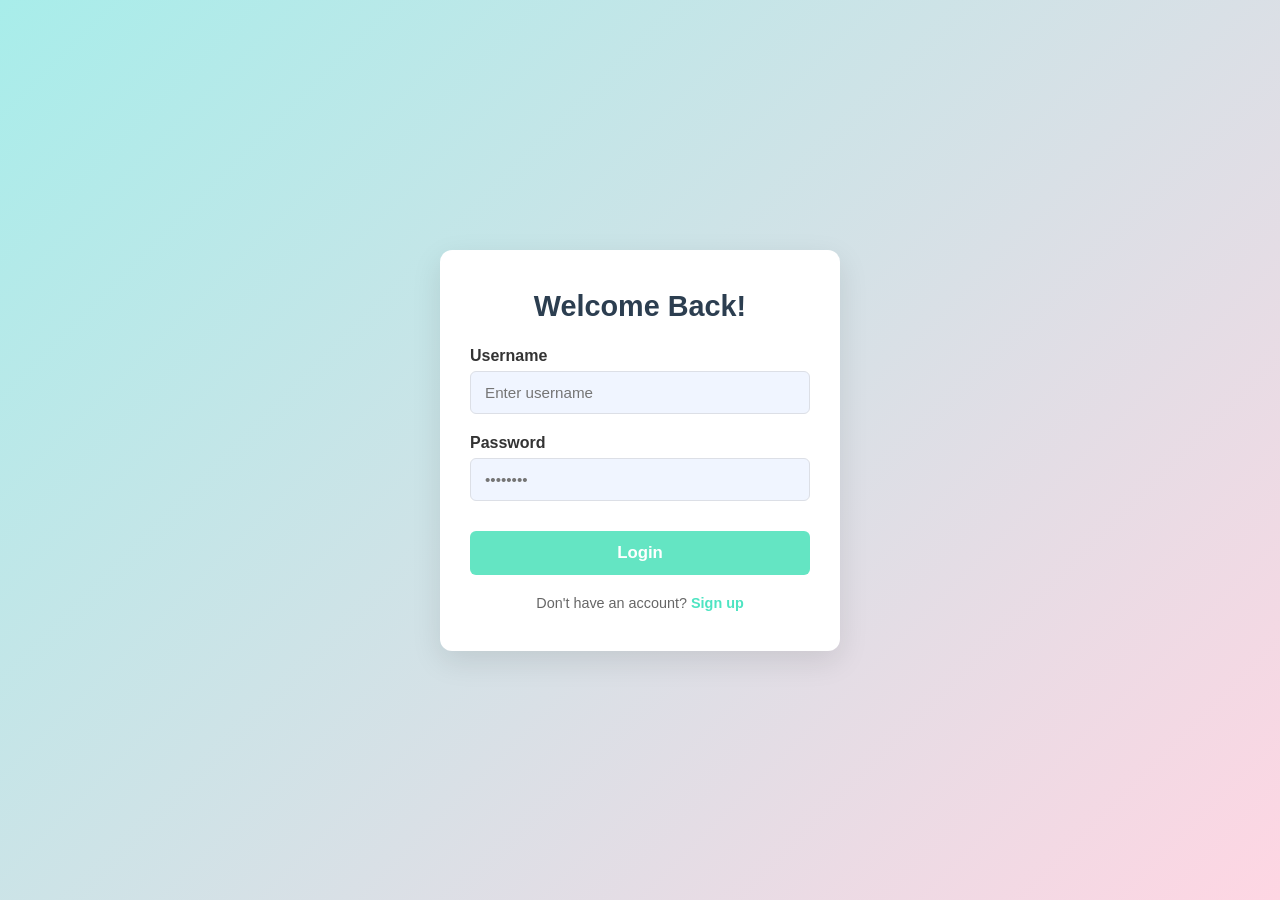
<file: login.html>
<!DOCTYPE html>
<html lang="en">
<head>
    <meta charset="UTF-8">
    <meta name="viewport" content="width=device-width, initial-scale=1.0">
    <title>Login - Mundane Routine</title>
    <link rel="stylesheet" href="css/login.css">
</head>
<body>
    <div class="login-wrapper">
        <div class="login-card">
            <h2>Welcome Back!</h2>
            <form id="loginForm">
                <div class="form-group">
                    <label for="loginUsername">Username</label>
                    <input type="text" id="loginUsername" placeholder="Enter username" required autocomplete="username">
                </div>
                <div class="form-group">
                    <label for="loginPassword">Password</label>
                    <input type="password" id="loginPassword" placeholder="••••••••" required autocomplete="current-password">
                </div>
                <button type="submit" class="btn-login">Login</button>
            </form>
            <p class="signup-link">Don't have an account? <a href="signup.html">Sign up</a></p>
        </div>
    </div>
    <script src="js/script.js"></script>
</body>
</html>
</file>
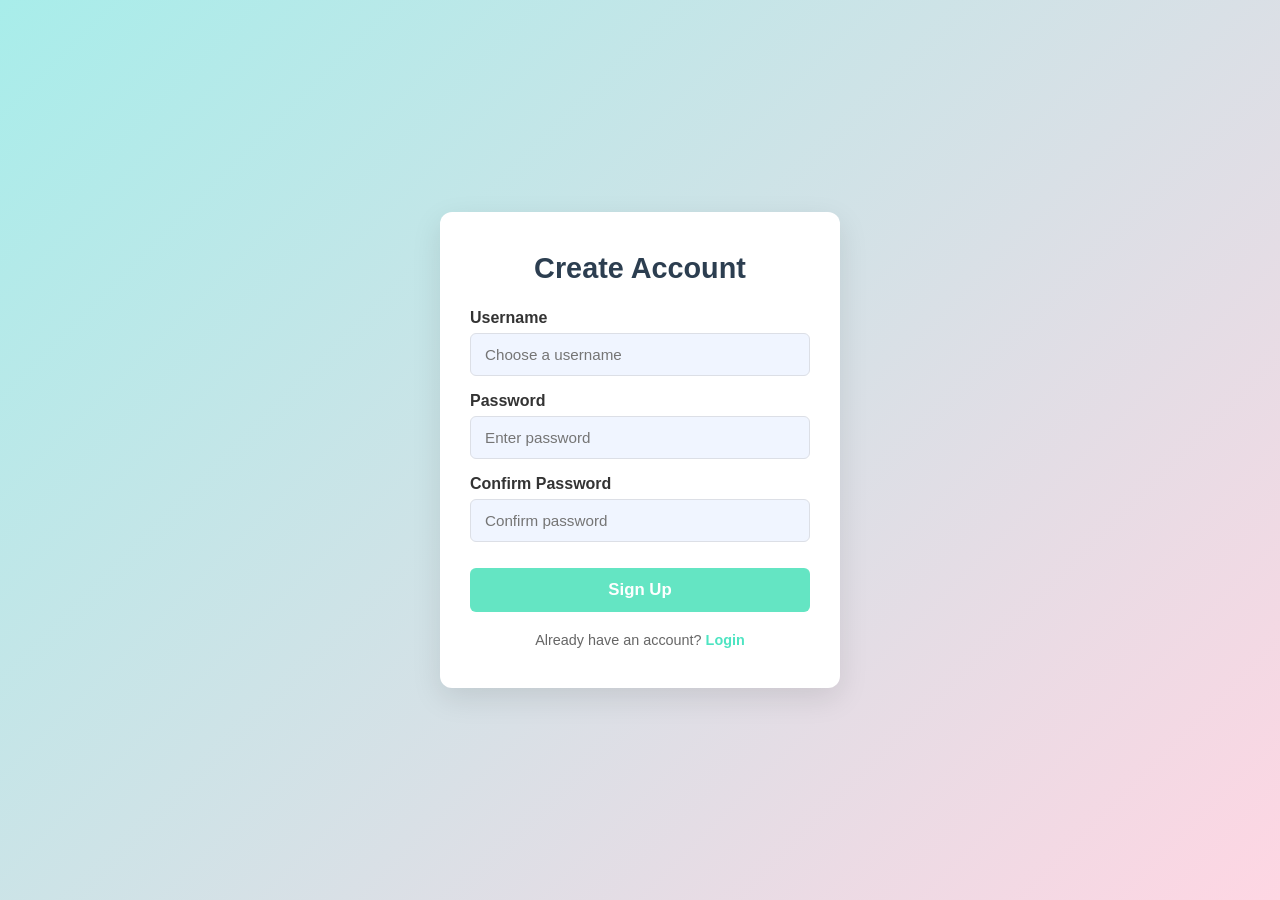
<file: signup.html>
<!DOCTYPE html>
<html lang="en">
<head>
    <meta charset="UTF-8">
    <meta name="viewport" content="width=device-width, initial-scale=1.0">
    <title>Sign Up - Mundane Routine</title>
    <link rel="stylesheet" href="css/signup.css">
</head>
<body>
    <div class="signup-wrapper">
        <div class="signup-card">
            <h2>Create Account</h2>
            <form id="signupForm">
                <div class="form-group">
                    <label for="signupUsername">Username</label>
                    <input type="text" id="signupUsername" placeholder="Choose a username" required autocomplete="username">
                </div>
                <div class="form-group">
                    <label for="signupPassword">Password</label>
                    <input type="password" id="signupPassword" placeholder="Enter password" required autocomplete="new-password">
                </div>
                <div class="form-group">
                    <label for="signupConfirmPassword">Confirm Password</label>
                    <input type="password" id="signupConfirmPassword" placeholder="Confirm password" required autocomplete="new-password">
                </div>
                <button type="submit" class="btn-signup">Sign Up</button>
            </form>
            <p class="login-link">Already have an account? <a href="login.html">Login</a></p>
        </div>
    </div>
    <script src="js/script.js"></script>
</body>
</html>
</file>
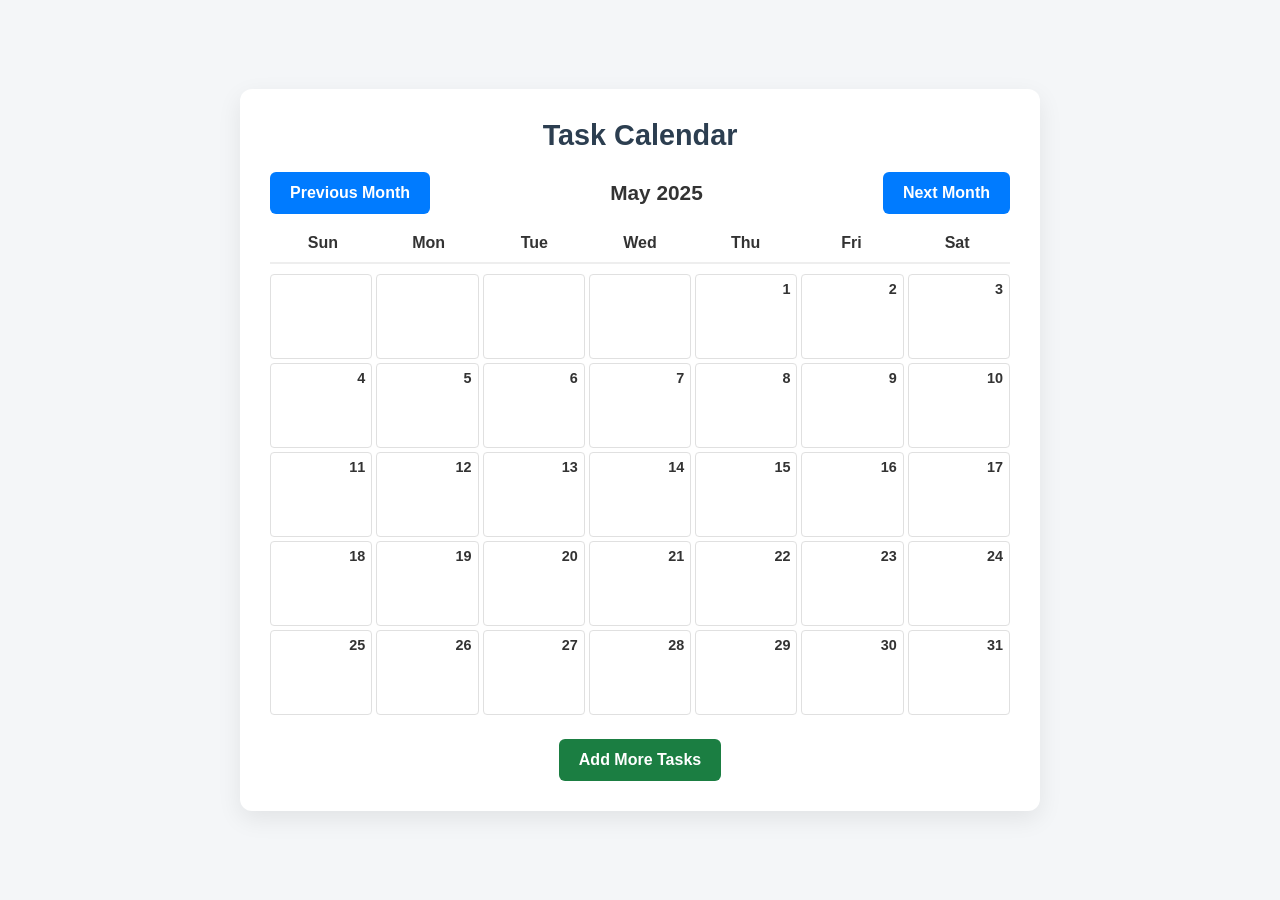
<file: view-tasks.html>
<!DOCTYPE html>
<html lang="en">
<head>
    <meta charset="UTF-8">
    <meta name="viewport" content="width=device-width, initial-scale=1.0">
    <title>Task Calendar - Mundane Routine</title>
    <link rel="stylesheet" href="css/styles.css">
</head>
<body>
    <div class="calendar-container">
        <div class="calendar-card">
            <h1 class="calendar-title">Task Calendar</h1>
            
            <div class="calendar-header">
                <button id="prevMonthBtn" class="btn btn-blue">Previous Month</button>
                <h2 id="currentMonthYear">May 2025</h2>
                <button id="nextMonthBtn" class="btn btn-blue">Next Month</button>
            </div>

            <div class="calendar-grid-header">
                <div>Sun</div>
                <div>Mon</div>
                <div>Tue</div>
                <div>Wed</div>
                <div>Thu</div>
                <div>Fri</div>
                <div>Sat</div>
            </div>

            <div id="calendarGrid" class="calendar-grid">
                <!-- Calendar cells dynamically generated by script.js -->
            </div>

            <div class="calendar-footer">
                <a href="index.html" class="btn btn-success">Add More Tasks</a>
            </div>
        </div>
    </div>

    <script src="js/script.js"></script>
</body>
</html>
</file>
<file: css/login.css>
/* ==========================================================================
   Login Page Stylesheet
   ========================================================================== */

* {
    box-sizing: border-box;
    margin: 0;
    padding: 0;
    font-family: 'Segoe UI', Tahoma, Geneva, Verdana, sans-serif;
}

body {
    background: linear-gradient(135deg, #a8edea 0%, #fed6e3 100%);
    min-height: 100vh;
    display: flex;
    justify-content: center;
    align-items: center;
    padding: 20px;
}

.login-wrapper {
    width: 100%;
    max-width: 400px;
}

.login-card {
    background: #ffffff;
    padding: 40px 30px;
    border-radius: 12px;
    box-shadow: 0 10px 30px rgba(0, 0, 0, 0.1);
    text-align: center;
}

.login-card h2 {
    font-size: 1.8rem;
    color: #2c3e50;
    margin-bottom: 24px;
}

.form-group {
    text-align: left;
    margin-bottom: 20px;
}

.form-group label {
    display: block;
    font-weight: 700;
    margin-bottom: 6px;
    color: #333;
}

.form-group input {
    width: 100%;
    padding: 12px 14px;
    border: 1px solid #dcdfe6;
    background-color: #f0f5ff;
    border-radius: 6px;
    font-size: 0.95rem;
    outline: none;
}

.form-group input:focus {
    border-color: #4ee4c2;
    background-color: #fff;
}

.btn-login {
    width: 100%;
    padding: 12px;
    background-color: #64e5c3;
    color: #ffffff;
    border: none;
    border-radius: 6px;
    font-size: 1.05rem;
    font-weight: 700;
    cursor: pointer;
    margin-top: 10px;
    transition: background-color 0.2s;
}

.btn-login:hover {
    background-color: #4bd2b0;
}

.signup-link {
    margin-top: 20px;
    font-size: 0.9rem;
    color: #666;
}

.signup-link a {
    color: #4ee4c2;
    text-decoration: none;
    font-weight: 600;
}

.signup-link a:hover {
    text-decoration: underline;
}
</file>
<file: css/signup.css>
/* ==========================================================================
   Signup Page Stylesheet
   ========================================================================== */

* {
    box-sizing: border-box;
    margin: 0;
    padding: 0;
    font-family: 'Segoe UI', Tahoma, Geneva, Verdana, sans-serif;
}

body {
    background: linear-gradient(135deg, #a8edea 0%, #fed6e3 100%);
    min-height: 100vh;
    display: flex;
    justify-content: center;
    align-items: center;
    padding: 20px;
}

.signup-wrapper {
    width: 100%;
    max-width: 400px;
}

.signup-card {
    background: #ffffff;
    padding: 40px 30px;
    border-radius: 12px;
    box-shadow: 0 10px 30px rgba(0, 0, 0, 0.1);
    text-align: center;
}

.signup-card h2 {
    font-size: 1.8rem;
    color: #2c3e50;
    margin-bottom: 24px;
}

.form-group {
    text-align: left;
    margin-bottom: 16px;
}

.form-group label {
    display: block;
    font-weight: 700;
    margin-bottom: 6px;
    color: #333;
}

.form-group input {
    width: 100%;
    padding: 12px 14px;
    border: 1px solid #dcdfe6;
    background-color: #f0f5ff;
    border-radius: 6px;
    font-size: 0.95rem;
    outline: none;
}

.form-group input:focus {
    border-color: #4ee4c2;
    background-color: #fff;
}

.btn-signup {
    width: 100%;
    padding: 12px;
    background-color: #64e5c3;
    color: #ffffff;
    border: none;
    border-radius: 6px;
    font-size: 1.05rem;
    font-weight: 700;
    cursor: pointer;
    margin-top: 10px;
    transition: background-color 0.2s;
}

.btn-signup:hover {
    background-color: #4bd2b0;
}

.login-link {
    margin-top: 20px;
    font-size: 0.9rem;
    color: #666;
}

.login-link a {
    color: #4ee4c2;
    text-decoration: none;
    font-weight: 600;
}

.login-link a:hover {
    text-decoration: underline;
}
</file>
<file: css/styles.css>
/* ==========================================================================
   Mundane Routine - Master Stylesheet
   ========================================================================== */

* {
    box-sizing: border-box;
    margin: 0;
    padding: 0;
    font-family: 'Segoe UI', Tahoma, Geneva, Verdana, sans-serif;
}

body {
    background-color: #f4f6f8;
    color: #333;
    min-height: 100vh;
    display: flex;
    justify-content: center;
    align-items: center;
    padding: 20px;
}

.container {
    width: 100%;
    max-width: 600px;
}

.app-header {
    text-align: center;
    margin-bottom: 20px;
}

.app-header h1 {
    font-size: 2rem;
    color: #2c3e50;
}

.subtitle {
    font-size: 0.95rem;
    color: #7f8c8d;
    margin-top: 4px;
}

.user-greeting {
    margin-top: 10px;
    font-weight: 600;
    color: #16a085;
}

.main-card {
    background: #ffffff;
    border-radius: 12px;
    box-shadow: 0 8px 24px rgba(0, 0, 0, 0.08);
    padding: 30px;
}

.task-form {
    display: flex;
    flex-direction: column;
    gap: 16px;
    margin-bottom: 24px;
}

.form-group input,
.form-group select {
    width: 100%;
    padding: 12px 16px;
    border: 1px solid #ccc;
    border-radius: 6px;
    font-size: 1rem;
    outline: none;
    transition: border-color 0.2s;
}

.form-group input:focus,
.form-group select:focus {
    border-color: #3498db;
}

.btn {
    display: inline-block;
    padding: 12px 20px;
    border: none;
    border-radius: 6px;
    font-size: 1rem;
    font-weight: 600;
    cursor: pointer;
    text-decoration: none;
    text-align: center;
    transition: background-color 0.2s, transform 0.1s;
}

.btn:active {
    transform: scale(0.98);
}

.btn-primary {
    background-color: #e0e0e0;
    color: #333;
    border: 1px solid #aaa;
}

.btn-primary:hover {
    background-color: #d5d5d5;
}

.btn-success {
    background-color: #1b7e42;
    color: #ffffff;
}

.btn-success:hover {
    background-color: #146132;
}

.btn-blue {
    background-color: #007bff;
    color: #ffffff;
}

.btn-blue:hover {
    background-color: #0056b3;
}

.btn-block {
    width: 100%;
}

.action-buttons {
    display: flex;
    gap: 12px;
    justify-content: space-between;
    flex-wrap: wrap;
}

.action-buttons .btn {
    flex: 1;
    min-width: 130px;
}

/* Calendar Styles */
.calendar-container {
    width: 100%;
    max-width: 800px;
    margin: 0 auto;
}

.calendar-card {
    background: #ffffff;
    border-radius: 12px;
    box-shadow: 0 8px 24px rgba(0, 0, 0, 0.08);
    padding: 30px;
}

.calendar-title {
    text-align: center;
    font-size: 1.8rem;
    margin-bottom: 20px;
    color: #2c3e50;
}

.calendar-header {
    display: flex;
    justify-content: space-between;
    align-items: center;
    margin-bottom: 20px;
}

.calendar-header h2 {
    font-size: 1.3rem;
    color: #333;
}

.calendar-grid-header {
    display: grid;
    grid-template-columns: repeat(7, 1fr);
    text-align: center;
    font-weight: 700;
    border-bottom: 2px solid #eee;
    padding-bottom: 10px;
    margin-bottom: 10px;
}

.calendar-grid {
    display: grid;
    grid-template-columns: repeat(7, 1fr);
    gap: 4px;
    min-height: 400px;
}

.calendar-day-cell {
    border: 1px solid #e0e0e0;
    min-height: 85px;
    padding: 6px;
    background-color: #fff;
    border-radius: 4px;
    display: flex;
    flex-direction: column;
    justify-content: flex-start;
    position: relative;
}

.day-number {
    font-weight: 700;
    font-size: 0.9rem;
    align-self: flex-end;
    margin-bottom: 4px;
}

.task-card-item {
    background-color: #28a745;
    color: #fff;
    font-size: 0.75rem;
    padding: 4px 6px;
    border-radius: 4px;
    margin-top: 4px;
    word-break: break-word;
}

.task-card-item.completed {
    background-color: #6c757d;
    text-decoration: line-through;
}

.btn-complete-task {
    margin-top: 4px;
    background: #ffffff;
    color: #333;
    border: 1px solid #ccc;
    border-radius: 3px;
    font-size: 0.65rem;
    padding: 2px 4px;
    cursor: pointer;
}

.calendar-footer {
    text-align: center;
    margin-top: 24px;
}

/* Modal Overlay */
.modal {
    display: none;
    position: fixed;
    z-index: 1000;
    left: 0;
    top: 0;
    width: 100%;
    height: 100%;
    background-color: rgba(0, 0, 0, 0.5);
    justify-content: center;
    align-items: center;
}

.modal-content {
    background-color: #fff;
    padding: 24px;
    border-radius: 10px;
    width: 90%;
    max-width: 600px;
    position: relative;
}

.close-btn {
    position: absolute;
    right: 16px;
    top: 12px;
    font-size: 1.5rem;
    font-weight: bold;
    cursor: pointer;
}

.chart-container {
    position: relative;
    width: 100%;
    height: 300px;
    margin-top: 16px;
}
</file>
